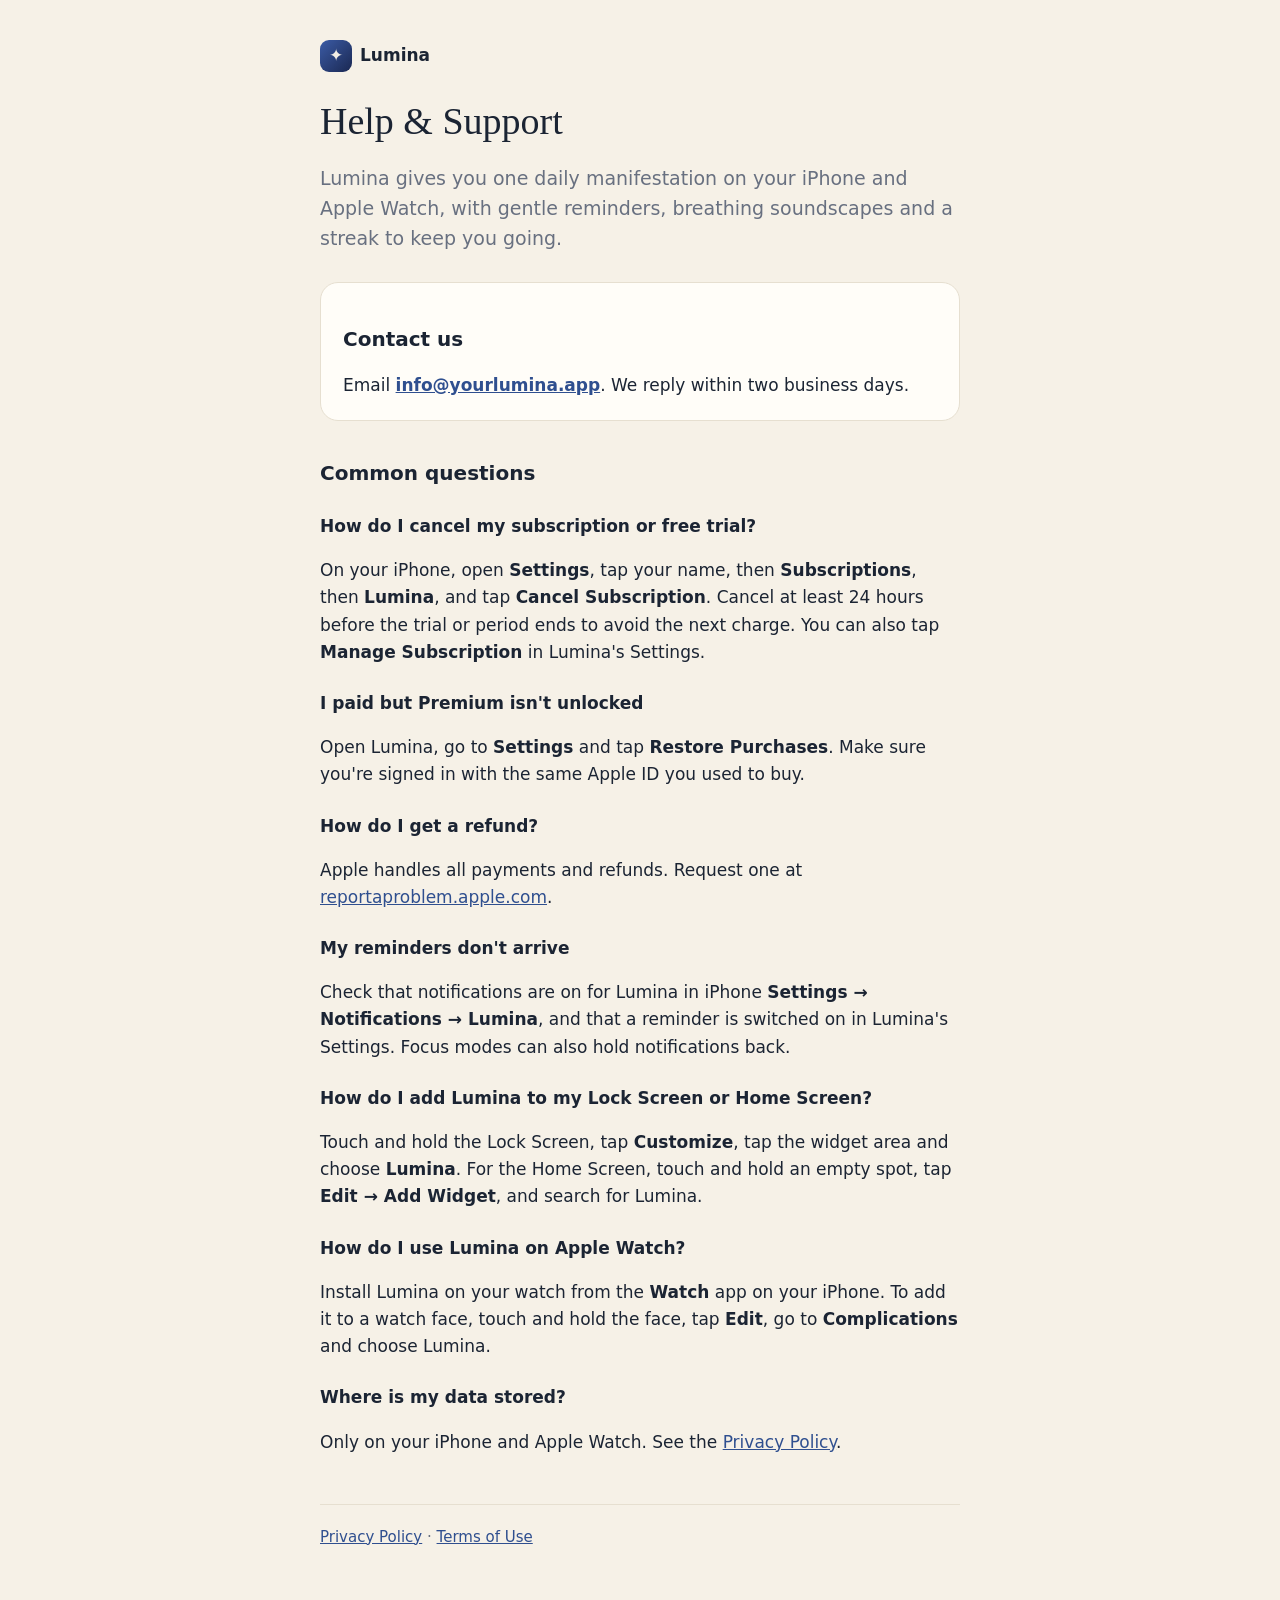
<file: site/index.html>
<!doctype html>
<html lang="en">
<head>
<meta charset="utf-8">
<meta name="viewport" content="width=device-width, initial-scale=1">
<title>Lumina Help &amp; Support</title>
<link rel="stylesheet" href="style.css">
</head>
<body>
<main>
  <a class="brand" href="./"><span class="mark" aria-hidden="true">✦</span> Lumina</a>
  <h1>Help &amp; Support</h1>
  <p class="lead">Lumina gives you one daily manifestation on your iPhone and Apple Watch, with gentle reminders, breathing soundscapes and a streak to keep you going.</p>

  <section class="contact">
    <h2>Contact us</h2>
    <p>Email <a class="email" href="mailto:info@yourlumina.app">info@yourlumina.app</a>. We reply within two business days.</p>
  </section>

  <h2>Common questions</h2>

  <h3>How do I cancel my subscription or free trial?</h3>
  <p>On your iPhone, open <b>Settings</b>, tap your name, then <b>Subscriptions</b>, then <b>Lumina</b>, and tap <b>Cancel Subscription</b>. Cancel at least 24 hours before the trial or period ends to avoid the next charge. You can also tap <b>Manage Subscription</b> in Lumina's Settings.</p>

  <h3>I paid but Premium isn't unlocked</h3>
  <p>Open Lumina, go to <b>Settings</b> and tap <b>Restore Purchases</b>. Make sure you're signed in with the same Apple ID you used to buy.</p>

  <h3>How do I get a refund?</h3>
  <p>Apple handles all payments and refunds. Request one at <a href="https://reportaproblem.apple.com">reportaproblem.apple.com</a>.</p>

  <h3>My reminders don't arrive</h3>
  <p>Check that notifications are on for Lumina in iPhone <b>Settings → Notifications → Lumina</b>, and that a reminder is switched on in Lumina's Settings. Focus modes can also hold notifications back.</p>

  <h3>How do I add Lumina to my Lock Screen or Home Screen?</h3>
  <p>Touch and hold the Lock Screen, tap <b>Customize</b>, tap the widget area and choose <b>Lumina</b>. For the Home Screen, touch and hold an empty spot, tap <b>Edit → Add Widget</b>, and search for Lumina.</p>

  <h3>How do I use Lumina on Apple Watch?</h3>
  <p>Install Lumina on your watch from the <b>Watch</b> app on your iPhone. To add it to a watch face, touch and hold the face, tap <b>Edit</b>, go to <b>Complications</b> and choose Lumina.</p>

  <h3>Where is my data stored?</h3>
  <p>Only on your iPhone and Apple Watch. See the <a href="privacy.html">Privacy Policy</a>.</p>

  <footer>
    <a href="privacy.html">Privacy Policy</a> · <a href="https://www.apple.com/legal/internet-services/itunes/dev/stdeula/">Terms of Use</a>
  </footer>
</main>
</body>
</html>
</file>
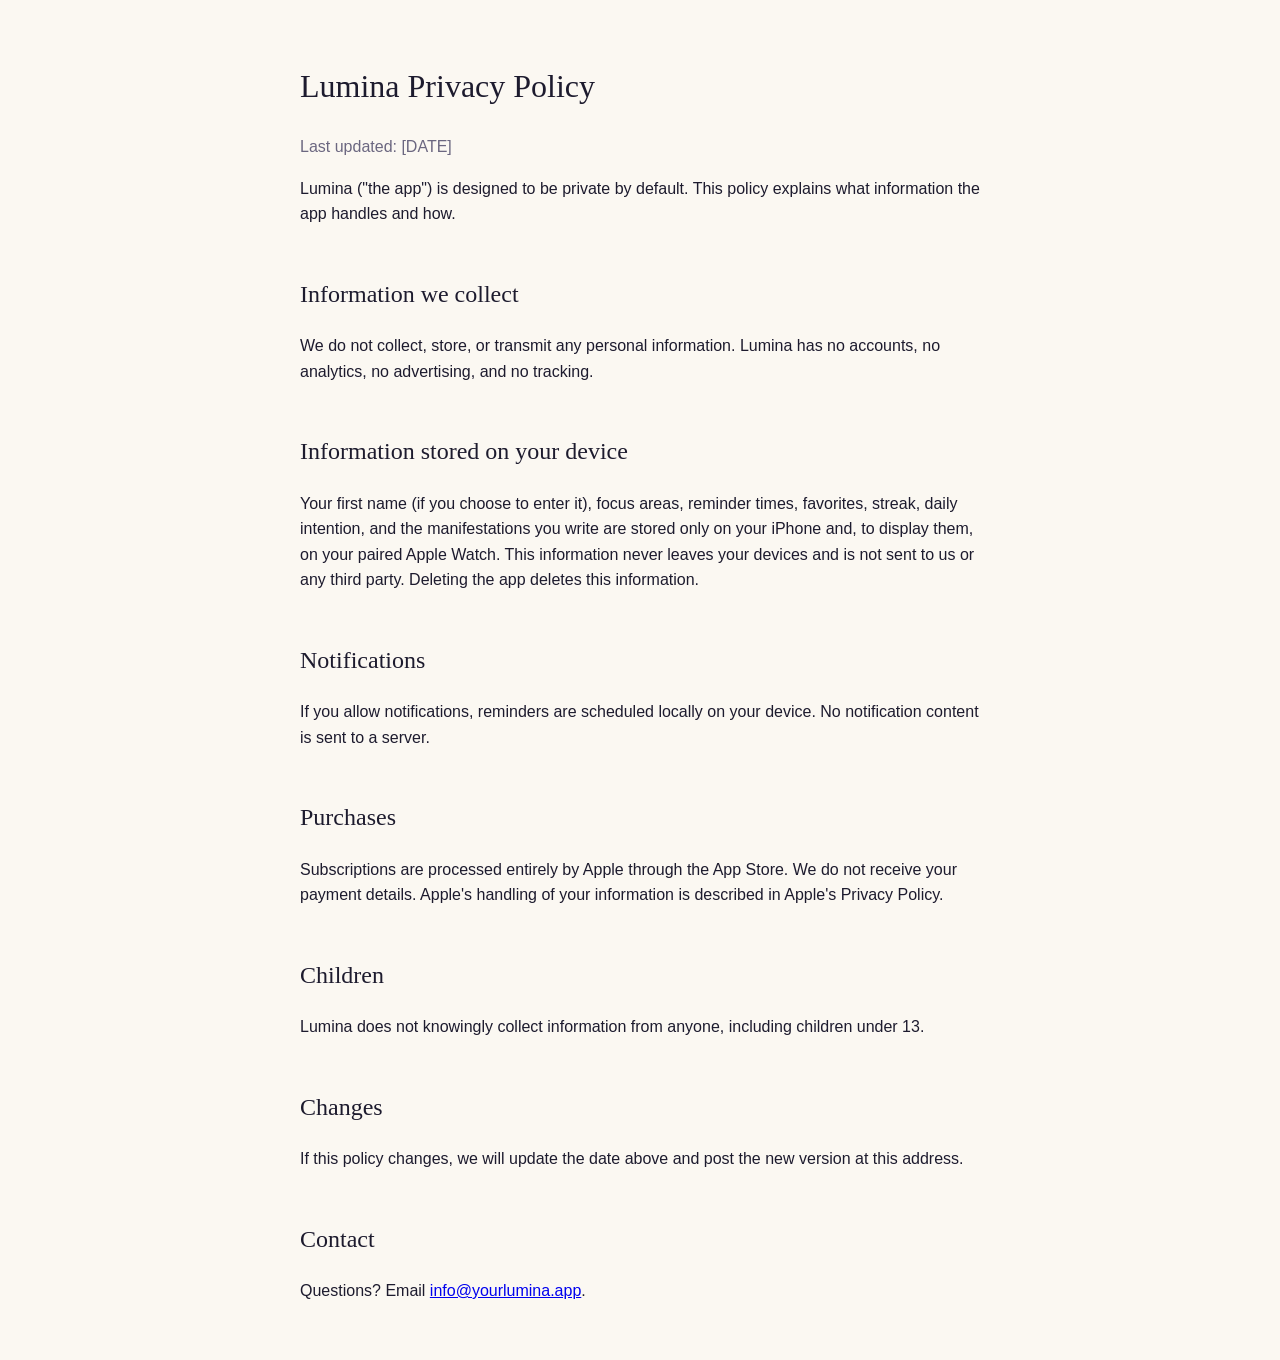
<file: privacy-policy.html>
<!doctype html>
<html lang="en">
<head>
<meta charset="utf-8">
<meta name="viewport" content="width=device-width, initial-scale=1">
<title>Lumina Privacy Policy</title>
<style>
  body { font-family: -apple-system, BlinkMacSystemFont, "Segoe UI", sans-serif; max-width: 680px; margin: 0 auto; padding: 40px 20px; color: #1d1b2e; line-height: 1.6; background: #fbf8f2; }
  h1 { font-family: "New York", Georgia, serif; font-weight: 500; }
  h2 { font-family: "New York", Georgia, serif; font-weight: 500; margin-top: 2em; }
  .muted { color: #6b6780; }
</style>
</head>
<body>
<h1>Lumina Privacy Policy</h1>
<p class="muted">Last updated: [DATE]</p>

<p>Lumina ("the app") is designed to be private by default. This policy explains what information the app handles and how.</p>

<h2>Information we collect</h2>
<p>We do not collect, store, or transmit any personal information. Lumina has no accounts, no analytics, no advertising, and no tracking.</p>

<h2>Information stored on your device</h2>
<p>Your first name (if you choose to enter it), focus areas, reminder times, favorites, streak, daily intention, and the manifestations you write are stored only on your iPhone and, to display them, on your paired Apple Watch. This information never leaves your devices and is not sent to us or any third party. Deleting the app deletes this information.</p>

<h2>Notifications</h2>
<p>If you allow notifications, reminders are scheduled locally on your device. No notification content is sent to a server.</p>

<h2>Purchases</h2>
<p>Subscriptions are processed entirely by Apple through the App Store. We do not receive your payment details. Apple's handling of your information is described in Apple's Privacy Policy.</p>

<h2>Children</h2>
<p>Lumina does not knowingly collect information from anyone, including children under 13.</p>

<h2>Changes</h2>
<p>If this policy changes, we will update the date above and post the new version at this address.</p>

<h2>Contact</h2>
<p>Questions? Email <a href="mailto:info@yourlumina.app">info@yourlumina.app</a>.</p>
</body>
</html>
</file>
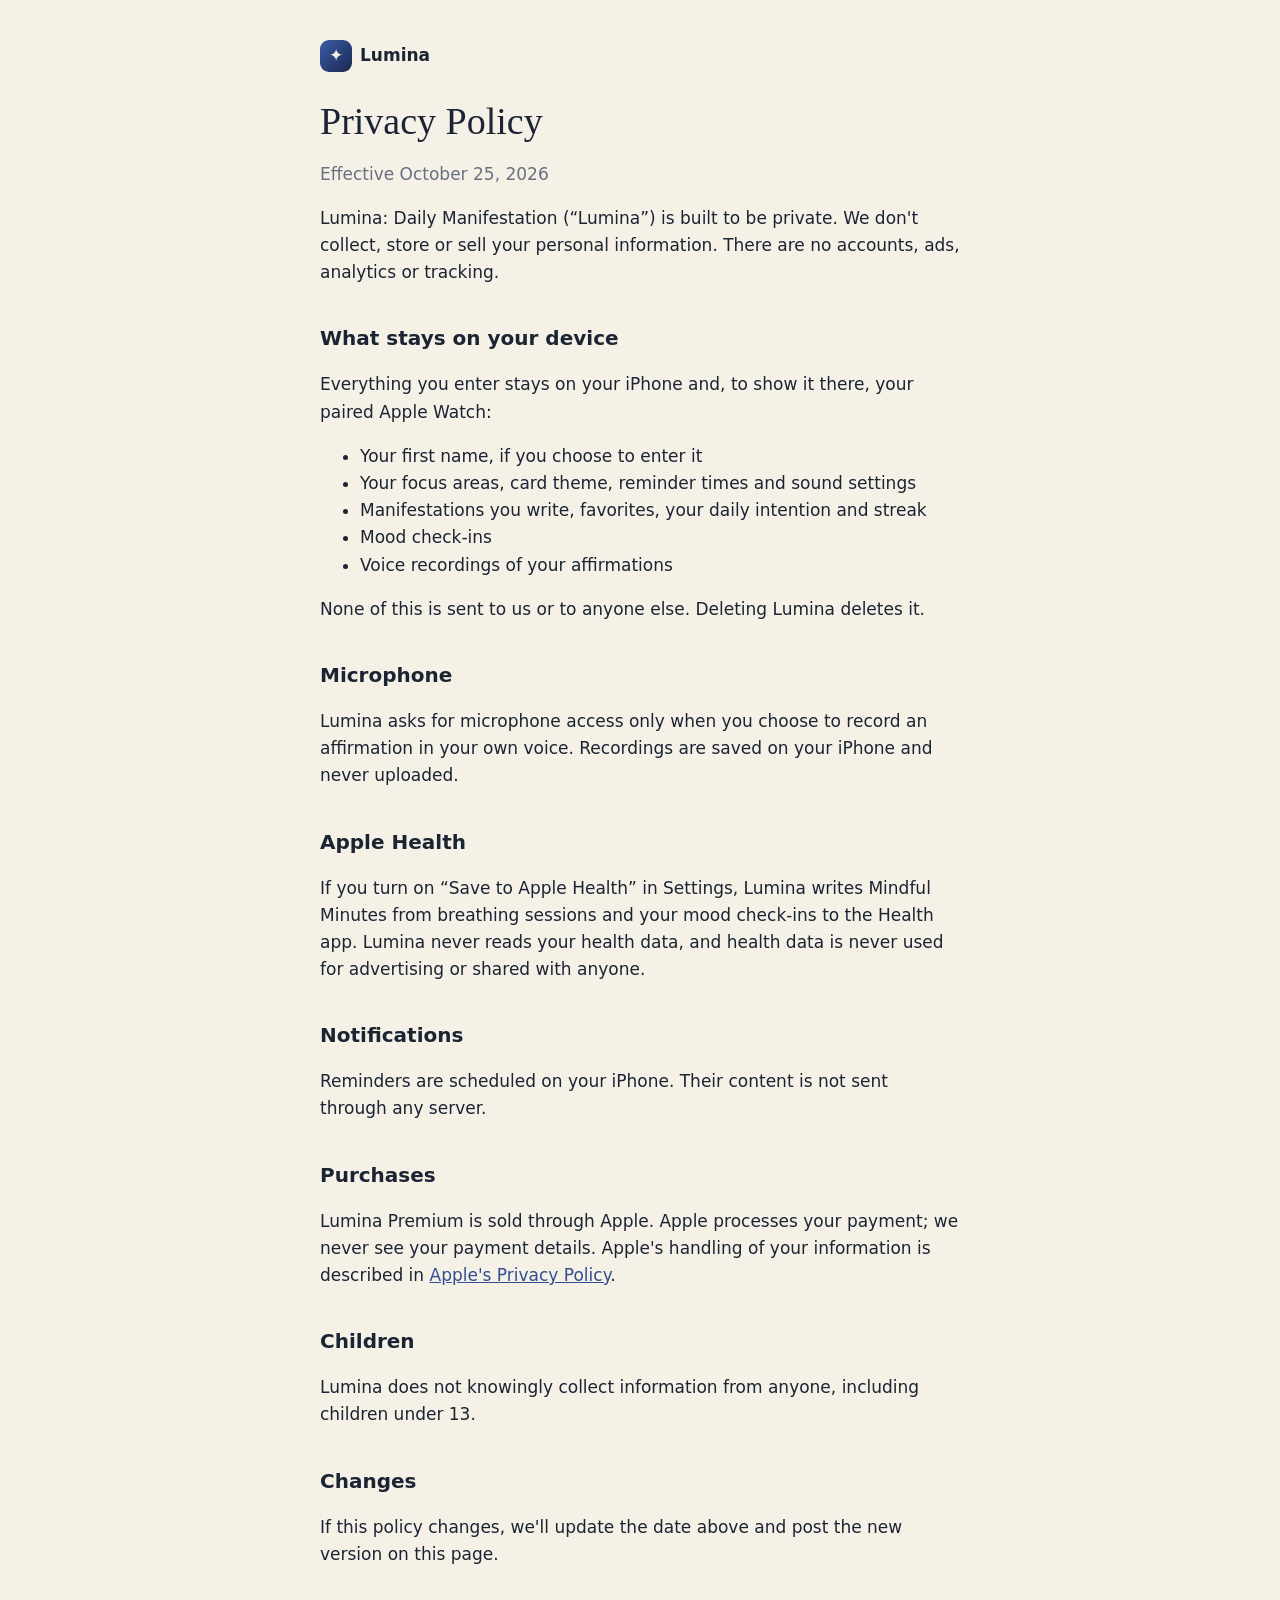
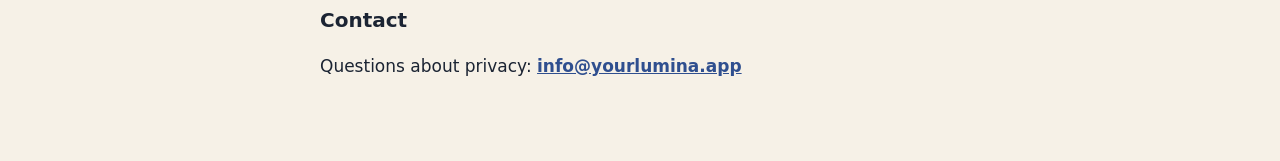
<file: site/privacy.html>
<!doctype html>
<html lang="en">
<head>
<meta charset="utf-8">
<meta name="viewport" content="width=device-width, initial-scale=1">
<title>Lumina Privacy Policy</title>
<link rel="stylesheet" href="style.css">
</head>
<body>
<main>
  <a class="brand" href="./"><span class="mark" aria-hidden="true">✦</span> Lumina</a>
  <h1>Privacy Policy</h1>
  <p class="muted">Effective October 25, 2026</p>

  <p>Lumina: Daily Manifestation (“Lumina”) is built to be private. We don't collect, store or sell your personal information. There are no accounts, ads, analytics or tracking.</p>

  <h2>What stays on your device</h2>
  <p>Everything you enter stays on your iPhone and, to show it there, your paired Apple Watch:</p>
  <ul>
    <li>Your first name, if you choose to enter it</li>
    <li>Your focus areas, card theme, reminder times and sound settings</li>
    <li>Manifestations you write, favorites, your daily intention and streak</li>
    <li>Mood check-ins</li>
    <li>Voice recordings of your affirmations</li>
  </ul>
  <p>None of this is sent to us or to anyone else. Deleting Lumina deletes it.</p>

  <h2>Microphone</h2>
  <p>Lumina asks for microphone access only when you choose to record an affirmation in your own voice. Recordings are saved on your iPhone and never uploaded.</p>

  <h2>Apple Health</h2>
  <p>If you turn on “Save to Apple Health” in Settings, Lumina writes Mindful Minutes from breathing sessions and your mood check-ins to the Health app. Lumina never reads your health data, and health data is never used for advertising or shared with anyone.</p>

  <h2>Notifications</h2>
  <p>Reminders are scheduled on your iPhone. Their content is not sent through any server.</p>

  <h2>Purchases</h2>
  <p>Lumina Premium is sold through Apple. Apple processes your payment; we never see your payment details. Apple's handling of your information is described in <a href="https://www.apple.com/legal/privacy/">Apple's Privacy Policy</a>.</p>

  <h2>Children</h2>
  <p>Lumina does not knowingly collect information from anyone, including children under 13.</p>

  <h2>Changes</h2>
  <p>If this policy changes, we'll update the date above and post the new version on this page.</p>

  <h2>Contact</h2>
  <p>Questions about privacy: <a class="email" href="mailto:info@yourlumina.app">info@yourlumina.app</a></p>
</main>
</body>
</html>
</file>
<file: site/style.css>
:root {
  --bg: #F6F1E7; --surface: #FFFDF8; --ink: #1B2433; --muted: #687080; --line: #E6DFD0; --accent: #2F4F8F;
  color-scheme: light;
}
@media (prefers-color-scheme: dark) {
  :root { --bg: #0F1626; --surface: #18213A; --ink: #F3EEE4; --muted: #A3ABBE; --line: #263150; --accent: #9DB5F0; color-scheme: dark; }
}
* { box-sizing: border-box; }
body {
  margin: 0; background: var(--bg); color: var(--ink);
  font: 17px/1.6 ui-rounded, "SF Pro Rounded", -apple-system, "Segoe UI", system-ui, sans-serif;
}
main { max-width: 680px; margin: 0 auto; padding: 40px max(20px, env(safe-area-inset-left)) 64px; }
.brand { display: inline-flex; align-items: center; gap: 8px; color: var(--ink); text-decoration: none; font-weight: 700; }
.mark { width: 32px; height: 32px; border-radius: 9px; background: linear-gradient(135deg, #3B5BA5, #1A2852); color: #F3EEE4; display: inline-flex; align-items: center; justify-content: center; }
h1 { font-family: "New York", ui-serif, Georgia, serif; font-weight: 500; font-size: 38px; line-height: 1.15; margin: 28px 0 8px; }
h2 { font-size: 20px; margin: 36px 0 8px; }
h3 { font-size: 17px; margin: 24px 0 4px; }
p, li { color: var(--ink); }
.lead { font-size: 19px; color: var(--muted); }
.muted { color: var(--muted); }
a { color: var(--accent); }
.contact { background: var(--surface); border: 1px solid var(--line); border-radius: 18px; padding: 4px 22px; margin-top: 28px; }
.email { font-weight: 700; user-select: all; }
footer { margin-top: 48px; padding-top: 20px; border-top: 1px solid var(--line); color: var(--muted); font-size: 15px; }
</file>
